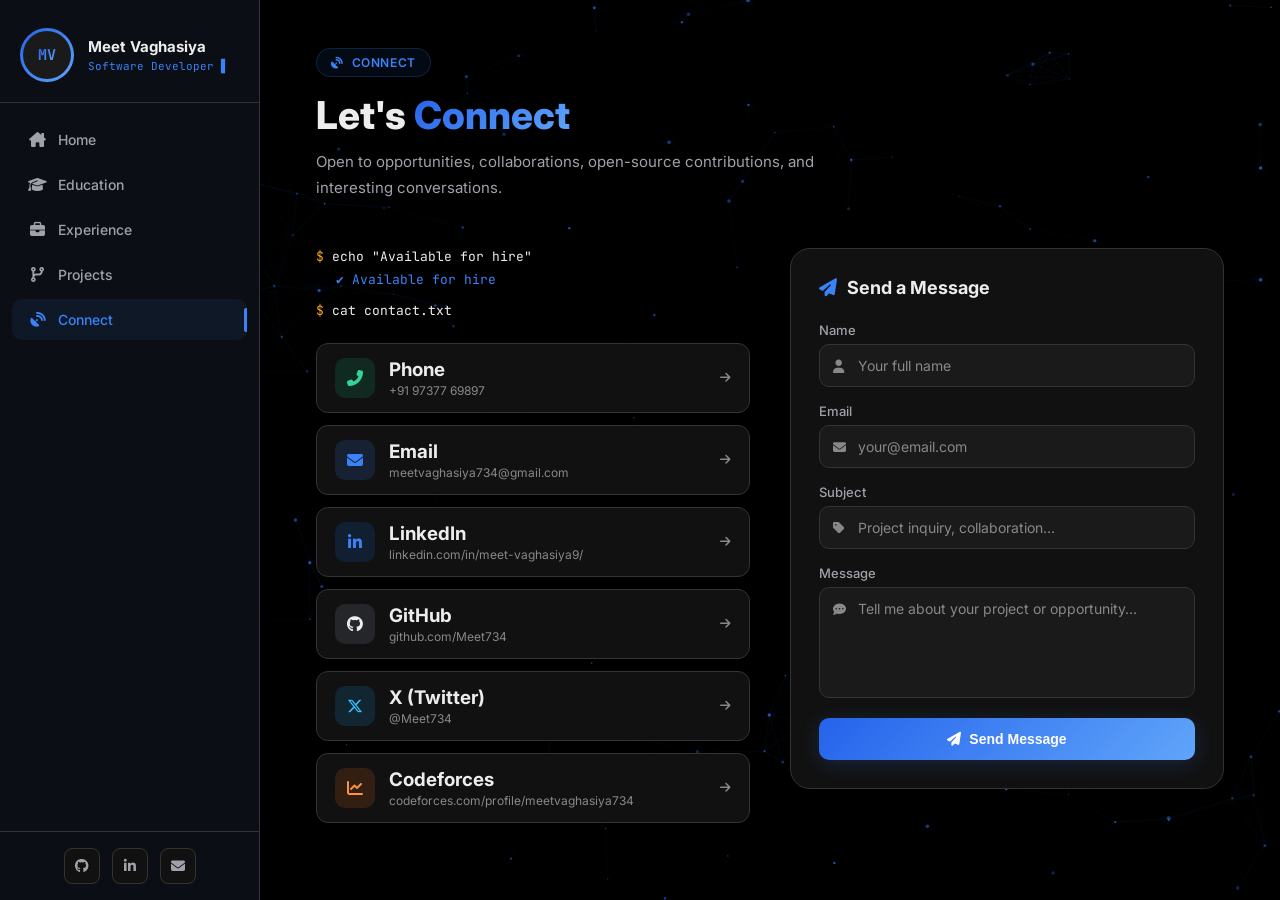
<file: contact.html>
<!DOCTYPE html>
<html lang="en">
<head>
  <meta charset="UTF-8" />
  <meta name="viewport" content="width=device-width, initial-scale=1.0" />
  <title>Connect | Portfolio</title>
  <meta name="description" content="Get in touch — phone, email, LinkedIn, GitHub and other social profiles." />
  <link href="https://fonts.googleapis.com/css2?family=JetBrains+Mono:wght@300;400;500;600;700&family=Inter:wght@300;400;500;600;700;800&display=swap" rel="stylesheet" />
  <link rel="stylesheet" href="https://cdnjs.cloudflare.com/ajax/libs/font-awesome/6.5.0/css/all.min.css" />
  <link rel="stylesheet" href="style.css" />
</head>
<body data-page="contact">
  <canvas id="bgCanvas"></canvas>
  <button class="hamburger" id="hamburger" aria-label="Toggle menu"><span></span><span></span><span></span></button>
  <div class="sidebar-overlay" id="sidebarOverlay"></div>

  <!-- SIDEBAR -->
  <aside class="sidebar" id="sidebar">
    <div class="sidebar-brand">
      <div class="avatar-ring">
        <div class="avatar"><span class="avatar-initials">MV</span></div>
      </div>
      <div class="brand-info">
        <h2 class="brand-name">Meet Vaghasiya</h2>
        <p class="brand-role">Software Developer <span class="cursor-blink">▋</span></p>
      </div>
    </div>
    <nav class="sidebar-nav">
      <a href="index.html"      class="nav-item" data-page="home">       <i class="fas fa-house-chimney nav-icon"></i><span>Home</span><div class="nav-indicator"></div></a>
      <a href="education.html"  class="nav-item" data-page="education">  <i class="fas fa-graduation-cap nav-icon"></i><span>Education</span><div class="nav-indicator"></div></a>
      <a href="experience.html" class="nav-item" data-page="experience"> <i class="fas fa-briefcase nav-icon"></i><span>Experience</span><div class="nav-indicator"></div></a>
      <a href="projects.html"   class="nav-item" data-page="projects">   <i class="fas fa-code-branch nav-icon"></i><span>Projects</span><div class="nav-indicator"></div></a>
      <a href="contact.html"    class="nav-item" data-page="contact">    <i class="fas fa-satellite-dish nav-icon"></i><span>Connect</span><div class="nav-indicator"></div></a>
    </nav>
    <div class="sidebar-footer">
      <div class="sf-icons">
        <a href="https://github.com/Meet734" target="_blank" class="sf-icon" title="GitHub"><i class="fab fa-github"></i></a>
        <a href="https://www.linkedin.com/in/meet-vaghasiya9/" target="_blank" class="sf-icon" title="LinkedIn"><i class="fab fa-linkedin-in"></i></a>
        <a href="mailto:meetvaghasiya734@gmail.com" class="sf-icon" title="Email"><i class="fas fa-envelope"></i></a>
      </div>
    </div>
  </aside>

  <!-- MAIN -->
  <main class="main-content">
    <div class="page-wrapper">

      <div class="section-header">
        <div class="section-badge"><i class="fas fa-satellite-dish"></i> Connect</div>
        <h1 class="section-title">Let's <span class="gradient-text">Connect</span></h1>
        <p class="section-subtitle">Open to opportunities, collaborations, open-source contributions, and interesting conversations.</p>
      </div>

      <div class="contact-container">

        <!-- Left: contact links -->
        <div class="contact-left">
          <div class="contact-intro">
            <div class="terminal-line">
              <span class="t-prompt">$</span>
              <span class="t-cmd">echo "Available for hire"</span>
            </div>
            <div class="terminal-output">✔ Available for hire</div>
            <div class="terminal-line">
              <span class="t-prompt">$</span>
              <span class="t-cmd">cat contact.txt</span>
            </div>
          </div>

          <div class="contact-cards">

            <a href="tel:+919737769897" class="contact-card">
              <div class="contact-card-icon phone"><i class="fas fa-phone-alt"></i></div>
              <div class="contact-card-info">
                <h3>Phone</h3>
                <p>+91 97377 69897</p>
              </div>
              <i class="fas fa-arrow-right contact-arrow"></i>
            </a>

            <a href="mailto:meetvaghasiya734@gmail.com" class="contact-card">
              <div class="contact-card-icon email"><i class="fas fa-envelope"></i></div>
              <div class="contact-card-info">
                <h3>Email</h3>
                <p>meetvaghasiya734@gmail.com</p>
              </div>
              <i class="fas fa-arrow-right contact-arrow"></i>
            </a>

            <a href="https://www.linkedin.com/in/meet-vaghasiya9/" target="_blank" rel="noopener" class="contact-card">
              <div class="contact-card-icon linkedin"><i class="fab fa-linkedin-in"></i></div>
              <div class="contact-card-info">
                <h3>LinkedIn</h3>
                <p>linkedin.com/in/meet-vaghasiya9/</p>
              </div>
              <i class="fas fa-arrow-right contact-arrow"></i>
            </a>

            <a href="https://github.com/Meet734" target="_blank" rel="noopener" class="contact-card">
              <div class="contact-card-icon github"><i class="fab fa-github"></i></div>
              <div class="contact-card-info">
                <h3>GitHub</h3>
                <p>github.com/Meet734</p>
              </div>
              <i class="fas fa-arrow-right contact-arrow"></i>
            </a>

            <a href="https://x.com/Meet734" target="_blank" rel="noopener" class="contact-card">
              <div class="contact-card-icon twitter"><i class="fab fa-x-twitter"></i></div>
              <div class="contact-card-info">
                <h3>X (Twitter)</h3>
                <p>@Meet734</p>
              </div>
              <i class="fas fa-arrow-right contact-arrow"></i>
            </a>

            <a href="https://codeforces.com/profile/meetvaghasiya734" target="_blank" rel="noopener" class="contact-card">
              <div class="contact-card-icon leetcode"><i class="fas fa-chart-line"></i></div>
              <div class="contact-card-info">
                <h3>Codeforces</h3>
                <p>codeforces.com/profile/meetvaghasiya734</p>
              </div>
              <i class="fas fa-arrow-right contact-arrow"></i>
            </a>



          </div>
        </div>

        <!-- Right: Message form -->
        <div class="contact-right">
          <div class="message-form-card">
            <h2 class="form-title"><i class="fas fa-paper-plane"></i> Send a Message</h2>
            <form class="contact-form" id="contactForm" action="https://api.web3forms.com/submit" method="POST">
              <input type="hidden" name="access_key" value="fc8a72fc-2e84-4660-9fc2-ab3e742af92b" />
              <input type="hidden" name="subject" value="Portfolio Contact: New Message" />
              <input type="hidden" name="redirect" value="false" />
              <div class="form-group">
                <label for="senderName">Name</label>
                <div class="input-wrap">
                  <i class="fas fa-user input-icon"></i>
                  <input type="text" id="senderName" name="name" placeholder="Your full name" required autocomplete="name" />
                </div>
              </div>
              <div class="form-group">
                <label for="senderEmail">Email</label>
                <div class="input-wrap">
                  <i class="fas fa-envelope input-icon"></i>
                  <input type="email" id="senderEmail" name="email" placeholder="your@email.com" required autocomplete="email" />
                </div>
              </div>
              <div class="form-group">
                <label for="senderSubject">Subject</label>
                <div class="input-wrap">
                  <i class="fas fa-tag input-icon"></i>
                  <input type="text" id="senderSubject" name="subject" placeholder="Project inquiry, collaboration…" required />
                </div>
              </div>
              <div class="form-group">
                <label for="senderMessage">Message</label>
                <div class="input-wrap textarea-wrap">
                  <i class="fas fa-comment-dots input-icon"></i>
                  <textarea id="senderMessage" name="message" rows="5" placeholder="Tell me about your project or opportunity…" required></textarea>
                </div>
              </div>
              <button type="submit" class="form-submit" id="formSubmitBtn">
                <i class="fas fa-paper-plane"></i>
                <span>Send Message</span>
              </button>
              <div class="form-success" id="formSuccess">
                <i class="fas fa-check-circle"></i> Message sent! I'll get back to you soon.
              </div>
            </form>
          </div>
        </div>

      </div><!-- /contact-container -->
    </div><!-- /page-wrapper -->
  </main>

  <script src="app.js"></script>
</body>
</html>
</file>
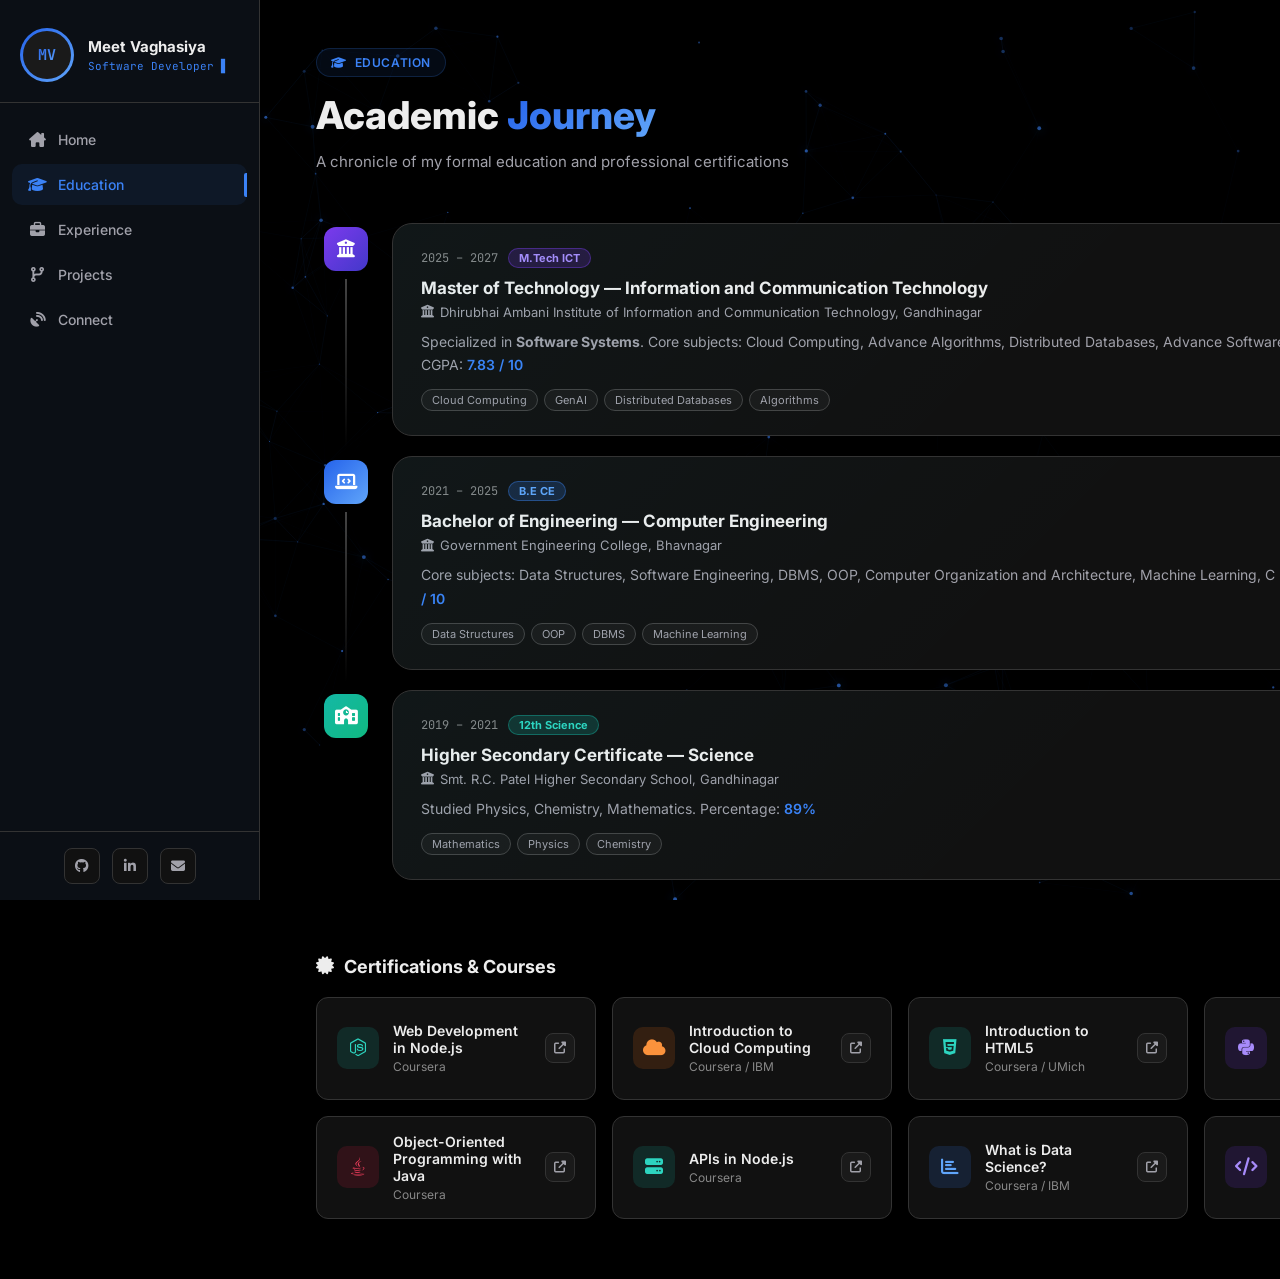
<file: education.html>
<!DOCTYPE html>
<html lang="en">

<head>
  <meta charset="UTF-8" />
  <meta name="viewport" content="width=device-width, initial-scale=1.0" />
  <title>Education | Portfolio</title>
  <meta name="description" content="My academic journey — M.Tech, B.E, HSC, SSC and certifications." />
  <link
    href="https://fonts.googleapis.com/css2?family=JetBrains+Mono:wght@300;400;500;600;700&family=Inter:wght@300;400;500;600;700;800&display=swap"
    rel="stylesheet" />
  <link rel="stylesheet" href="https://cdnjs.cloudflare.com/ajax/libs/font-awesome/6.5.0/css/all.min.css" />
  <link rel="stylesheet" href="style.css" />
</head>

<body data-page="education">
  <canvas id="bgCanvas"></canvas>
  <button class="hamburger" id="hamburger" aria-label="Toggle menu"><span></span><span></span><span></span></button>
  <div class="sidebar-overlay" id="sidebarOverlay"></div>

  <!-- SIDEBAR -->
  <aside class="sidebar" id="sidebar">
    <div class="sidebar-brand">
      <div class="avatar-ring">
        <div class="avatar"><span class="avatar-initials">MV</span></div>
      </div>
      <div class="brand-info">
        <h2 class="brand-name">Meet Vaghasiya</h2>
        <p class="brand-role">Software Developer <span class="cursor-blink">▋</span></p>
      </div>
    </div>
    <nav class="sidebar-nav">
      <a href="index.html" class="nav-item" data-page="home"> <i
          class="fas fa-house-chimney nav-icon"></i><span>Home</span>
        <div class="nav-indicator"></div>
      </a>
      <a href="education.html" class="nav-item" data-page="education"> <i
          class="fas fa-graduation-cap nav-icon"></i><span>Education</span>
        <div class="nav-indicator"></div>
      </a>
      <a href="experience.html" class="nav-item" data-page="experience"> <i
          class="fas fa-briefcase nav-icon"></i><span>Experience</span>
        <div class="nav-indicator"></div>
      </a>
      <a href="projects.html" class="nav-item" data-page="projects"> <i
          class="fas fa-code-branch nav-icon"></i><span>Projects</span>
        <div class="nav-indicator"></div>
      </a>
      <a href="contact.html" class="nav-item" data-page="contact"> <i
          class="fas fa-satellite-dish nav-icon"></i><span>Connect</span>
        <div class="nav-indicator"></div>
      </a>
    </nav>
    <div class="sidebar-footer">
      <div class="sf-icons">
        <a href="https://github.com/Meet734" target="_blank" class="sf-icon" title="GitHub"><i
            class="fab fa-github"></i></a>
        <a href="https://www.linkedin.com/in/meet-vaghasiya9/" target="_blank" class="sf-icon" title="LinkedIn"><i
            class="fab fa-linkedin-in"></i></a>
        <a href="mailto:meetvaghasiya734@gmail.com" class="sf-icon" title="Email"><i class="fas fa-envelope"></i></a>
      </div>
    </div>
  </aside>

  <!-- MAIN -->
  <main class="main-content">
    <div class="page-wrapper">

      <div class="section-header">
        <div class="section-badge"><i class="fas fa-graduation-cap"></i> Education</div>
        <h1 class="section-title">Academic <span class="gradient-text">Journey</span></h1>
        <p class="section-subtitle">A chronicle of my formal education and professional certifications</p>
      </div>

      <!-- Timeline -->
      <div class="edu-timeline">

        <!-- M.Tech -->
        <div class="edu-card">
          <div class="edu-card-left">
            <div class="edu-icon-wrap grad-purple"><i class="fas fa-university"></i></div>
            <div class="edu-connector"></div>
          </div>
          <div class="edu-card-body">
            <div class="edu-meta">
              <span class="edu-year">2025 – 2027</span>
              <span class="edu-badge">M.Tech ICT</span>
            </div>
            <h2 class="edu-degree">Master of Technology — Information and Communication Technology</h2>
            <p class="edu-institution"><i class="fas fa-building-columns"></i> Dhirubhai Ambani Institute of Information
              and Communication Technology, Gandhinagar</p>
            <p class="edu-desc">
              Specialized in <strong>Software Systems</strong>.
              Core subjects: Cloud Computing, Advance Algorithms, Distributed Databases, Advance Software Engineering,
              GenAI.
              CGPA: <span class="highlight">7.83 / 10</span>
            </p>
            <div class="edu-tags">
              <span class="tag">Cloud Computing</span>
              <span class="tag">GenAI</span>
              <span class="tag">Distributed Databases</span>
              <span class="tag">Algorithms</span>
            </div>
          </div>
        </div>

        <!-- B.E -->
        <div class="edu-card">
          <div class="edu-card-left">
            <div class="edu-icon-wrap grad-blue"><i class="fas fa-laptop-code"></i></div>
            <div class="edu-connector"></div>
          </div>
          <div class="edu-card-body">
            <div class="edu-meta">
              <span class="edu-year">2021 – 2025</span>
              <span class="edu-badge be">B.E CE</span>
            </div>
            <h2 class="edu-degree">Bachelor of Engineering — Computer Engineering</h2>
            <p class="edu-institution"><i class="fas fa-building-columns"></i> Government Engineering College, Bhavnagar
            </p>
            <p class="edu-desc">
              Core subjects: Data Structures, Software Engineering, DBMS, OOP, Computer Organization and Architecture,
              Machine Learning, C programming.
              CGPA: <span class="highlight">7.95 / 10</span>
            </p>
            <div class="edu-tags">
              <span class="tag">Data Structures</span>
              <span class="tag">OOP</span>
              <span class="tag">DBMS</span>
              <span class="tag">Machine Learning</span>
            </div>
          </div>
        </div>

        <!-- HSC -->
        <div class="edu-card">
          <div class="edu-card-left">
            <div class="edu-icon-wrap grad-teal"><i class="fas fa-school"></i></div>
          </div>
          <div class="edu-card-body">
            <div class="edu-meta">
              <span class="edu-year">2019 – 2021</span>
              <span class="edu-badge hsc">12th Science</span>
            </div>
            <h2 class="edu-degree">Higher Secondary Certificate — Science</h2>
            <p class="edu-institution"><i class="fas fa-building-columns"></i> Smt. R.C. Patel Higher Secondary School,
              Gandhinagar</p>
            <p class="edu-desc">
              Studied Physics, Chemistry, Mathematics.
              Percentage: <span class="highlight">89%</span>
            </p>
            <div class="edu-tags">
              <span class="tag">Mathematics</span>
              <span class="tag">Physics</span>
              <span class="tag">Chemistry</span>
            </div>
          </div>
        </div>
      </div>

      <!-- Certifications -->
      <div class="cert-section">
        <h3 class="cert-title"><i class="fas fa-certificate"></i> Certifications &amp; Courses</h3>
        <div class="cert-grid">
          <!-- Cert 1 -->
          <div class="cert-card">
            <div class="cert-icon web"><i class="fab fa-node-js"></i></div>
            <div class="cert-info">
              <h4>Web Development in Node.js</h4>
              <p>Coursera</p>
            </div>
            <a href="https://coursera.org/share/2db6fca5ee778c8a2e1720853bdc5efc" target="_blank" class="cert-link"
              title="View Certificate"><i class="fas fa-external-link-alt"></i></a>
          </div>
          <!-- Cert 2 -->
          <div class="cert-card">
            <div class="cert-icon java"><i class="fab fa-java"></i></div>
            <div class="cert-info">
              <h4>Object-Oriented Programming with Java</h4>
              <p>Coursera</p>
            </div>
            <a href="https://coursera.org/share/c735b3439cbee16ca04ce9395d958ac8" target="_blank" class="cert-link"
              title="View Certificate"><i class="fas fa-external-link-alt"></i></a>
          </div>
          <!-- Cert 3 -->
          <div class="cert-card">
            <div class="cert-icon aws"><i class="fas fa-cloud"></i></div>
            <div class="cert-info">
              <h4>Introduction to Cloud Computing</h4>
              <p>Coursera / IBM</p>
            </div>
            <a href="https://coursera.org/share/cab6f76af1bcc3d52dc5493ef38c9f60" target="_blank" class="cert-link"
              title="View Certificate"><i class="fas fa-external-link-alt"></i></a>
          </div>
          <!-- Cert 4 -->
          <div class="cert-card">
            <div class="cert-icon web"><i class="fas fa-server"></i></div>
            <div class="cert-info">
              <h4>APIs in Node.js</h4>
              <p>Coursera</p>
            </div>
            <a href="https://coursera.org/share/3e71e15fa5c31ab1f66e47cf2867d9b9" target="_blank" class="cert-link"
              title="View Certificate"><i class="fas fa-external-link-alt"></i></a>
          </div>
          <!-- Cert 5 -->
          <div class="cert-card">
            <div class="cert-icon web"><i class="fab fa-html5"></i></div>
            <div class="cert-info">
              <h4>Introduction to HTML5</h4>
              <p>Coursera / UMich</p>
            </div>
            <a href="https://coursera.org/share/63eed5de0bb92732e4a732277a276c71" target="_blank" class="cert-link"
              title="View Certificate"><i class="fas fa-external-link-alt"></i></a>
          </div>
          <!-- Cert 6 -->
          <div class="cert-card">
            <div class="cert-icon db"><i class="fas fa-chart-bar"></i></div>
            <div class="cert-info">
              <h4>What is Data Science?</h4>
              <p>Coursera / IBM</p>
            </div>
            <a href="https://coursera.org/share/c975903a924235278a9bb031e1e6f54c" target="_blank" class="cert-link"
              title="View Certificate"><i class="fas fa-external-link-alt"></i></a>
          </div>
          <!-- Cert 7 -->
          <div class="cert-card">
            <div class="cert-icon python"><i class="fab fa-python"></i></div>
            <div class="cert-info">
              <h4>Get Started with Python</h4>
              <p>Coursera / Google</p>
            </div>
            <a href="https://coursera.org/share/48cac04458cee80e4178353adfb5d984" target="_blank" class="cert-link"
              title="View Certificate"><i class="fas fa-external-link-alt"></i></a>
          </div>
          <!-- Cert 8 -->
          <div class="cert-card">
            <div class="cert-icon python"><i class="fas fa-code"></i></div>
            <div class="cert-info">
              <h4>C for Everyone, Part 1</h4>
              <p>Coursera / UCSC</p>
            </div>
            <a href="https://coursera.org/share/a94d6df74058737fb7e4384d51c6185b" target="_blank" class="cert-link"
              title="View Certificate"><i class="fas fa-external-link-alt"></i></a>
          </div>
        </div>
      </div>

    </div><!-- /page-wrapper -->
  </main>

  <script src="app.js"></script>
</body>

</html>
</file>
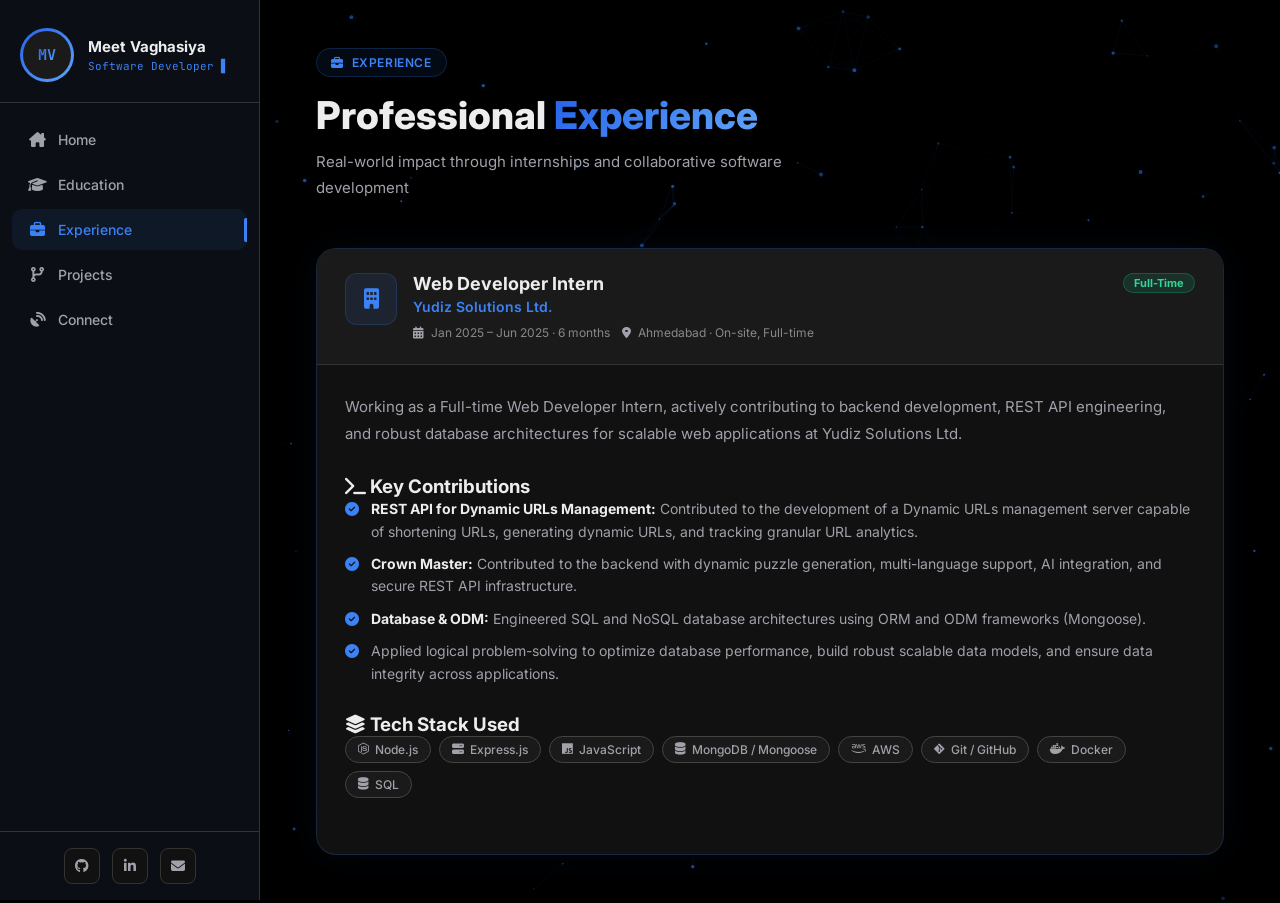
<file: experience.html>
<!DOCTYPE html>
<html lang="en">
<head>
  <meta charset="UTF-8" />
  <meta name="viewport" content="width=device-width, initial-scale=1.0" />
  <title>Experience | Portfolio</title>
  <meta name="description" content="My professional internship experience, contributions, and technical skills." />
  <link href="https://fonts.googleapis.com/css2?family=JetBrains+Mono:wght@300;400;500;600;700&family=Inter:wght@300;400;500;600;700;800&display=swap" rel="stylesheet" />
  <link rel="stylesheet" href="https://cdnjs.cloudflare.com/ajax/libs/font-awesome/6.5.0/css/all.min.css" />
  <link rel="stylesheet" href="style.css" />
</head>
<body data-page="experience">
  <canvas id="bgCanvas"></canvas>
  <button class="hamburger" id="hamburger" aria-label="Toggle menu"><span></span><span></span><span></span></button>
  <div class="sidebar-overlay" id="sidebarOverlay"></div>

  <!-- SIDEBAR -->
  <aside class="sidebar" id="sidebar">
    <div class="sidebar-brand">
      <div class="avatar-ring">
        <div class="avatar"><span class="avatar-initials">MV</span></div>
      </div>
      <div class="brand-info">
        <h2 class="brand-name">Meet Vaghasiya</h2>
        <p class="brand-role">Software Developer <span class="cursor-blink">▋</span></p>
      </div>
    </div>
    <nav class="sidebar-nav">
      <a href="index.html"      class="nav-item" data-page="home">       <i class="fas fa-house-chimney nav-icon"></i><span>Home</span><div class="nav-indicator"></div></a>
      <a href="education.html"  class="nav-item" data-page="education">  <i class="fas fa-graduation-cap nav-icon"></i><span>Education</span><div class="nav-indicator"></div></a>
      <a href="experience.html" class="nav-item" data-page="experience"> <i class="fas fa-briefcase nav-icon"></i><span>Experience</span><div class="nav-indicator"></div></a>
      <a href="projects.html"   class="nav-item" data-page="projects">   <i class="fas fa-code-branch nav-icon"></i><span>Projects</span><div class="nav-indicator"></div></a>
      <a href="contact.html"    class="nav-item" data-page="contact">    <i class="fas fa-satellite-dish nav-icon"></i><span>Connect</span><div class="nav-indicator"></div></a>
    </nav>
    <div class="sidebar-footer">
      <div class="sf-icons">
        <a href="https://github.com/Meet734" target="_blank" class="sf-icon" title="GitHub"><i class="fab fa-github"></i></a>
        <a href="https://www.linkedin.com/in/meet-vaghasiya9/" target="_blank" class="sf-icon" title="LinkedIn"><i class="fab fa-linkedin-in"></i></a>
        <a href="mailto:meetvaghasiya734@gmail.com" class="sf-icon" title="Email"><i class="fas fa-envelope"></i></a>
      </div>
    </div>
  </aside>

  <!-- MAIN -->
  <main class="main-content">
    <div class="page-wrapper">

      <div class="section-header">
        <div class="section-badge"><i class="fas fa-briefcase"></i> Experience</div>
        <h1 class="section-title">Professional <span class="gradient-text">Experience</span></h1>
        <p class="section-subtitle">Real-world impact through internships and collaborative software development</p>
      </div>

      <div class="exp-container">

        <!-- Internship Card -->
        <div class="exp-card featured">
          <div class="exp-card-header">
            <div class="exp-company-logo"><i class="fas fa-building"></i></div>
            <div class="exp-header-info">
              <h2 class="exp-role">Web Developer Intern</h2>
              <p class="exp-company">Yudiz Solutions Ltd.</p>
              <div class="exp-meta-row">
                <span><i class="fas fa-calendar-alt"></i> Jan 2025 – Jun 2025 · 6 months</span>
                <span><i class="fas fa-map-marker-alt"></i> Ahmedabad · On-site, Full-time</span>
              </div>
            </div>
            <div class="exp-type full-time">Full-Time</div>
          </div>
          <div class="exp-card-body">
            <p class="exp-summary">
              Working as a Full-time Web Developer Intern, actively contributing to backend development, REST API engineering, 
              and robust database architectures for scalable web applications at Yudiz Solutions Ltd.
            </p>

            <div class="exp-contributions">
              <h3><i class="fas fa-terminal"></i> Key Contributions</h3>
              <ul class="contribution-list">
                <li>
                  <span class="bullet-icon"><i class="fas fa-check-circle"></i></span>
                  <div class="contribution-text">
                    <strong>REST API for Dynamic URLs Management:</strong> Contributed to the development of a Dynamic URLs management server capable of shortening URLs, generating dynamic URLs, and tracking granular URL analytics.
                  </div>
                </li>
                <li>
                  <span class="bullet-icon"><i class="fas fa-check-circle"></i></span>
                  <div class="contribution-text">
                    <strong>Crown Master:</strong> Contributed to the backend with dynamic puzzle generation, multi-language support, AI integration, and secure REST API infrastructure.
                  </div>
                </li>
                <li>
                  <span class="bullet-icon"><i class="fas fa-check-circle"></i></span>
                  <div class="contribution-text">
                    <strong>Database &amp; ODM:</strong> Engineered SQL and NoSQL database architectures using ORM and ODM frameworks (Mongoose).
                  </div>
                </li>
                <li>
                  <span class="bullet-icon"><i class="fas fa-check-circle"></i></span>
                  <div class="contribution-text">
                    Applied logical problem-solving to optimize database performance, build robust scalable data models, and ensure data integrity across applications.
                  </div>
                </li>
              </ul>
            </div>

            <div class="exp-tech-stack">
              <h3><i class="fas fa-layer-group"></i> Tech Stack Used</h3>
              <div class="tech-pills">
                <span class="tech-pill"><i class="fab fa-node-js"></i> Node.js</span>
                <span class="tech-pill"><i class="fas fa-server"></i> Express.js</span>
                <span class="tech-pill"><i class="fab fa-js"></i> JavaScript</span>
                <span class="tech-pill"><i class="fas fa-database"></i> MongoDB / Mongoose</span>
                <span class="tech-pill"><i class="fab fa-aws"></i> AWS</span>
                <span class="tech-pill"><i class="fab fa-git-alt"></i> Git / GitHub</span>
                <span class="tech-pill"><i class="fab fa-docker"></i> Docker</span>
                <span class="tech-pill"><i class="fas fa-database"></i> SQL</span>
              </div>
            </div>
          </div>
        </div>



      </div><!-- /exp-container -->
    </div><!-- /page-wrapper -->
  </main>

  <script src="app.js"></script>
</body>
</html>
</file>
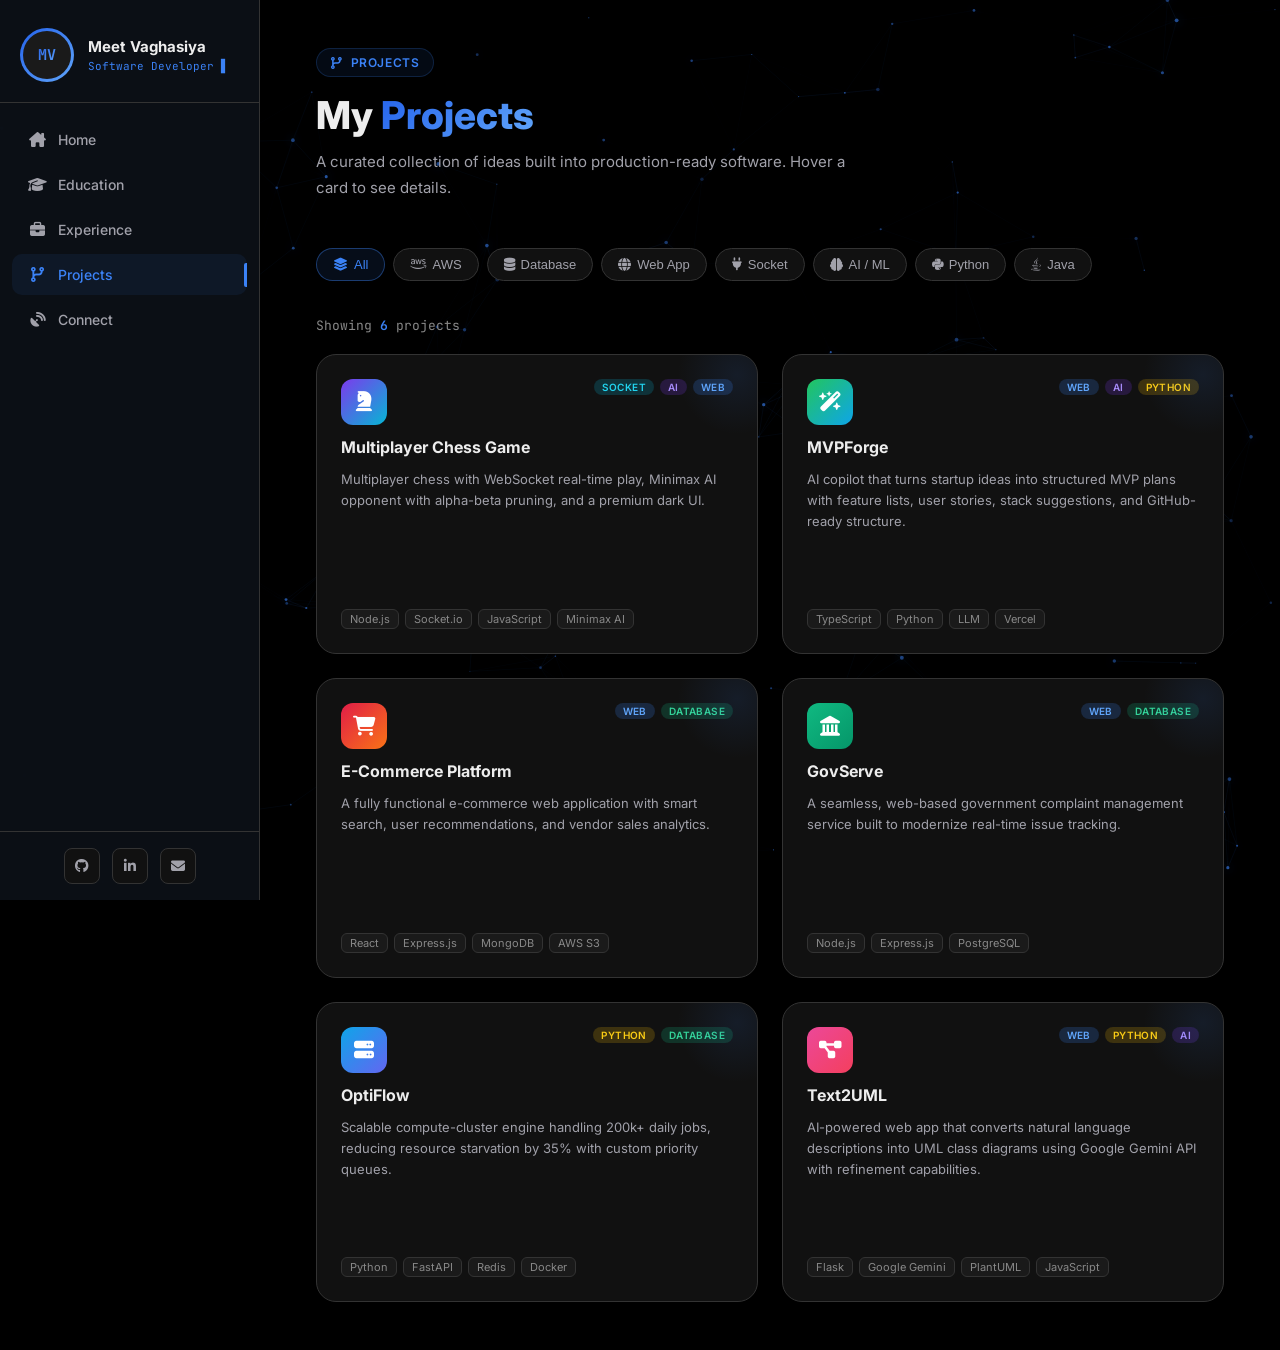
<file: projects.html>
<!DOCTYPE html>
<html lang="en">
<head>
  <meta charset="UTF-8" />
  <meta name="viewport" content="width=device-width, initial-scale=1.0" />
  <title>Projects | Portfolio</title>
  <meta name="description" content="All my software projects — AWS, Web, AI/ML, Database, Socket and more." />
  <link href="https://fonts.googleapis.com/css2?family=JetBrains+Mono:wght@300;400;500;600;700&family=Inter:wght@300;400;500;600;700;800&display=swap" rel="stylesheet" />
  <link rel="stylesheet" href="https://cdnjs.cloudflare.com/ajax/libs/font-awesome/6.5.0/css/all.min.css" />
  <link rel="stylesheet" href="style.css" />
</head>
<body data-page="projects">
  <canvas id="bgCanvas"></canvas>
  <button class="hamburger" id="hamburger" aria-label="Toggle menu"><span></span><span></span><span></span></button>
  <div class="sidebar-overlay" id="sidebarOverlay"></div>

  <!-- SIDEBAR -->
  <aside class="sidebar" id="sidebar">
    <div class="sidebar-brand">
      <div class="avatar-ring">
        <div class="avatar"><span class="avatar-initials">MV</span></div>
      </div>
      <div class="brand-info">
        <h2 class="brand-name">Meet Vaghasiya</h2>
        <p class="brand-role">Software Developer <span class="cursor-blink">▋</span></p>
      </div>
    </div>
    <nav class="sidebar-nav">
      <a href="index.html"      class="nav-item" data-page="home">       <i class="fas fa-house-chimney nav-icon"></i><span>Home</span><div class="nav-indicator"></div></a>
      <a href="education.html"  class="nav-item" data-page="education">  <i class="fas fa-graduation-cap nav-icon"></i><span>Education</span><div class="nav-indicator"></div></a>
      <a href="experience.html" class="nav-item" data-page="experience"> <i class="fas fa-briefcase nav-icon"></i><span>Experience</span><div class="nav-indicator"></div></a>
      <a href="projects.html"   class="nav-item" data-page="projects">   <i class="fas fa-code-branch nav-icon"></i><span>Projects</span><div class="nav-indicator"></div></a>
      <a href="contact.html"    class="nav-item" data-page="contact">    <i class="fas fa-satellite-dish nav-icon"></i><span>Connect</span><div class="nav-indicator"></div></a>
    </nav>
    <div class="sidebar-footer">
      <div class="sf-icons">
        <a href="https://github.com/Meet734" target="_blank" class="sf-icon" title="GitHub"><i class="fab fa-github"></i></a>
        <a href="https://www.linkedin.com/in/meet-vaghasiya9/" target="_blank" class="sf-icon" title="LinkedIn"><i class="fab fa-linkedin-in"></i></a>
        <a href="mailto:meetvaghasiya734@gmail.com" class="sf-icon" title="Email"><i class="fas fa-envelope"></i></a>
      </div>
    </div>
  </aside>

  <!-- MAIN -->
  <main class="main-content">
    <div class="page-wrapper">

      <div class="section-header">
        <div class="section-badge"><i class="fas fa-code-branch"></i> Projects</div>
        <h1 class="section-title">My <span class="gradient-text">Projects</span></h1>
        <p class="section-subtitle">A curated collection of ideas built into production-ready software. Hover a card to see details.</p>
      </div>

      <!-- Filter Bar -->
      <div class="filter-bar" role="group" aria-label="Filter projects by technology">
        <button class="filter-btn active" data-filter="all"><i class="fas fa-layer-group"></i> All</button>
        <button class="filter-btn" data-filter="aws"><i class="fab fa-aws"></i> AWS</button>
        <button class="filter-btn" data-filter="database"><i class="fas fa-database"></i> Database</button>
        <button class="filter-btn" data-filter="web"><i class="fas fa-globe"></i> Web App</button>
        <button class="filter-btn" data-filter="socket"><i class="fas fa-plug"></i> Socket</button>
        <button class="filter-btn" data-filter="ai"><i class="fas fa-brain"></i> AI / ML</button>
        <button class="filter-btn" data-filter="python"><i class="fab fa-python"></i> Python</button>
        <button class="filter-btn" data-filter="java"><i class="fab fa-java"></i> Java</button>
      </div>

      <p class="projects-count">Showing <span id="projectCount">6</span> projects</p>

      <!-- Projects Grid -->
      <div class="projects-grid" id="projectsGrid">

        <div class="project-card" data-tags="socket,ai,web">
          <div class="project-card-inner">
            <div class="project-card-front">
              <div class="project-glow"></div>
              <div class="project-header">
                <div class="project-icon-wrap" style="background:linear-gradient(135deg,#7c3aed,#06b6d4)">
                  <i class="fas fa-chess-knight"></i>
                </div>
                <div class="project-tag-chips">
                  <span class="chip sock">Socket</span>
                  <span class="chip ai">AI</span>
                  <span class="chip web">Web</span>
                </div>
              </div>
              <h2 class="project-name">Multiplayer Chess Game</h2>
              <p class="project-short">Multiplayer chess with WebSocket real-time play, Minimax AI opponent with alpha-beta pruning, and a premium dark UI.</p>
              <div class="project-tech-row">
                <span class="ptag">Node.js</span>
                <span class="ptag">Socket.io</span>
                <span class="ptag">JavaScript</span>
                <span class="ptag">Minimax AI</span>
              </div>
            </div>
            <div class="project-card-back">
              <h4><i class="fas fa-info-circle"></i> About</h4>
              <p>Full-featured chess app with local, online multiplayer (WebSockets room-based), and AI modes. Minimax + alpha-beta pruning at configurable depth levels. Premium dark-themed UI with smooth move animations.</p>
              <div class="project-links">
                <a href="https://github.com/Meet734/Chess" class="plink github" target="_blank"><i class="fab fa-github"></i> GitHub</a>
                <a href="https://chess-tpq6.onrender.com/" class="plink live" target="_blank"><i class="fas fa-arrow-up-right-from-square"></i> Live</a>
              </div>
            </div>
          </div>
        </div>

        <!-- MVPForge -->
        <div class="project-card" data-tags="web,ai,python">
          <div class="project-card-inner">
            <div class="project-card-front">
              <div class="project-glow"></div>
              <div class="project-header">
                <div class="project-icon-wrap" style="background:linear-gradient(135deg,#22c55e,#0ea5e9)">
                  <i class="fas fa-wand-magic-sparkles"></i>
                </div>
                <div class="project-tag-chips">
                  <span class="chip web">Web</span>
                  <span class="chip ai">AI</span>
                  <span class="chip py">Python</span>
                </div>
              </div>
              <h2 class="project-name">MVPForge</h2>
              <p class="project-short">AI copilot that turns startup ideas into structured MVP plans with feature lists, user stories, stack suggestions, and GitHub-ready structure.</p>
              <div class="project-tech-row">
                <span class="ptag">TypeScript</span>
                <span class="ptag">Python</span>
                <span class="ptag">LLM</span>
                <span class="ptag">Vercel</span>
              </div>
            </div>
            <div class="project-card-back">
              <h4><i class="fas fa-info-circle"></i> About</h4>
              <p>Generative AI-powered product planning tool that converts plain-English ideas into MVP blueprints. Includes feature lists, user stories, tech stack recommendations, UI mockup suggestions, and a bootstrapped project structure.</p>
              <div class="project-links">
                <a href="https://github.com/Meet734/mvpforge" class="plink github" target="_blank"><i class="fab fa-github"></i> GitHub</a>
                <a href="https://mvpforge2.vercel.app/" class="plink live" target="_blank"><i class="fas fa-arrow-up-right-from-square"></i> Live</a>
              </div>
            </div>
          </div>
        </div>

        <!-- E-Commerce -->
        <div class="project-card" data-tags="web,database">
          <div class="project-card-inner">
            <div class="project-card-front">
              <div class="project-glow"></div>
              <div class="project-header">
                <div class="project-icon-wrap" style="background:linear-gradient(135deg,#e11d48,#f97316)">
                  <i class="fas fa-shopping-cart"></i>
                </div>
                <div class="project-tag-chips">
                  <span class="chip web">Web</span>
                  <span class="chip db">Database</span>
                </div>
              </div>
              <h2 class="project-name">E-Commerce Platform</h2>
              <p class="project-short">A fully functional e-commerce web application with smart search, user recommendations, and vendor sales analytics.</p>
              <div class="project-tech-row">
                <span class="ptag">React</span>
                <span class="ptag">Express.js</span>
                <span class="ptag">MongoDB</span>
                <span class="ptag">AWS S3</span>
              </div>
            </div>
            <div class="project-card-back">
              <h4><i class="fas fa-info-circle"></i> About</h4>
              <p>A full functional web application focused on user authorization, item purchasing, vendor functionalities, and robust cart execution. Features a smart search tool with suggestions, user-specific product recommendations, and detailed sales analytics tools for vendors.</p>
              <div class="project-links">
                <a href="#" class="plink github" target="_blank"><i class="fab fa-github"></i> GitHub</a>
              </div>
            </div>
          </div>
        </div>

        <!-- GovServe -->
        <div class="project-card" data-tags="web,database">
          <div class="project-card-inner">
            <div class="project-card-front">
              <div class="project-glow"></div>
              <div class="project-header">
                <div class="project-icon-wrap" style="background:linear-gradient(135deg,#10b981,#059669)">
                  <i class="fas fa-landmark"></i>
                </div>
                <div class="project-tag-chips">
                  <span class="chip web">Web</span>
                  <span class="chip db">Database</span>
                </div>
              </div>
              <h2 class="project-name">GovServe</h2>
              <p class="project-short">A seamless, web-based government complaint management service built to modernize real-time issue tracking.</p>
              <div class="project-tech-row">
                <span class="ptag">Node.js</span>
                <span class="ptag">Express.js</span>
                <span class="ptag">PostgreSQL</span>
              </div>
            </div>
            <div class="project-card-back">
              <h4><i class="fas fa-info-circle"></i> About</h4>
              <p>A web-based government complaint management system architected with robust relational databases to track, manage, and scale real-time user-reported issues. Implements event-driven communication and secure authorization schemas.</p>
              <div class="project-links">
                <a href="#" class="plink github" target="_blank"><i class="fab fa-github"></i> GitHub</a>
              </div>
            </div>
          </div>
        </div>

        <!-- OptiFlow -->
        <div class="project-card" data-tags="python,database">
          <div class="project-card-inner">
            <div class="project-card-front">
              <div class="project-glow"></div>
              <div class="project-header">
                <div class="project-icon-wrap" style="background:linear-gradient(135deg,#0ea5e9,#6366f1)">
                  <i class="fas fa-server"></i>
                </div>
                <div class="project-tag-chips">
                  <span class="chip py">Python</span>
                  <span class="chip db">Database</span>
                </div>
              </div>
              <h2 class="project-name">OptiFlow</h2>
              <p class="project-short">Scalable compute-cluster engine handling 200k+ daily jobs, reducing resource starvation by 35% with custom priority queues.</p>
              <div class="project-tech-row">
                <span class="ptag">Python</span>
                <span class="ptag">FastAPI</span>
                <span class="ptag">Redis</span>
                <span class="ptag">Docker</span>
              </div>
            </div>
            <div class="project-card-back">
              <h4><i class="fas fa-info-circle"></i> About</h4>
              <p>Scalable compute-cluster engine engineered to process 200k+ daily jobs. Reduced resource starvation by 35% using weighted priority queues and intelligent, algorithmic custom load balancing. Deployed via Docker and orchestrated with PyTest integrity.</p>
              <div class="project-links">
                <a href="#" class="plink github" target="_blank"><i class="fab fa-github"></i> GitHub</a>
              </div>
            </div>
          </div>
        </div>

        <!-- Text2UML -->
        <div class="project-card" data-tags="web,python,ai">
          <div class="project-card-inner">
            <div class="project-card-front">
              <div class="project-glow"></div>
              <div class="project-header">
                <div class="project-icon-wrap" style="background:linear-gradient(135deg,#ec4899,#f43f5e)">
                  <i class="fas fa-diagram-project"></i>
                </div>
                <div class="project-tag-chips">
                  <span class="chip web">Web</span>
                  <span class="chip py">Python</span>
                  <span class="chip ai">AI</span>
                </div>
              </div>
              <h2 class="project-name">Text2UML</h2>
              <p class="project-short">AI-powered web app that converts natural language descriptions into UML class diagrams using Google Gemini API with refinement capabilities.</p>
              <div class="project-tech-row">
                <span class="ptag">Flask</span>
                <span class="ptag">Google Gemini</span>
                <span class="ptag">PlantUML</span>
                <span class="ptag">JavaScript</span>
              </div>
            </div>
            <div class="project-card-back">
              <h4><i class="fas fa-info-circle"></i> About</h4>
              <p>Interactive web application that leverages Google Gemini API to intelligently translate natural language descriptions into structured UML class diagrams. Features real-time diagram generation with refinement capabilities, PlantUML syntax validation, generation history tracking, and SVG export functionality. Fully responsive UI with live rendering and user feedback integration.</p>
              <div class="project-links">
                <a href="https://github.com/Meet734/text2UML" class="plink github" target="_blank"><i class="fab fa-github"></i> GitHub</a>
              </div>
            </div>
          </div>
        </div>

      </div><!-- /projects-grid -->

      <div class="projects-empty" id="projectsEmpty" style="display:none;">
        <i class="fas fa-folder-open"></i>
        <p>No projects match this filter.</p>
      </div>

    </div><!-- /page-wrapper -->
  </main>

  <script src="app.js"></script>
</body>
</html>
</file>
<file: style.css>
/* =============================================
   PORTFOLIO — MASTER STYLESHEET
   Theme: Dark Terminal / Developer
============================================= */

/* ---------- RESET & ROOT ---------- */
*, *::before, *::after { box-sizing: border-box; margin: 0; padding: 0; }

:root {
  --sidebar-w: 260px;
  --bg:        #000000;
  --surface:   #0a0a0a;
  --surface2:  #111111;
  --surface3:  #1a1a1a;
  --border:    #333333;
  --border2:   #444444;
  --accent:    #3b82f6;
  --accent2:   #3b82f6;
  --accent3:   #f5a623;
  --text:      #ededed;
  --muted:     #888888;
  --muted2:    #a1a1aa;
  --grad:      linear-gradient(135deg, #2563eb 0%, #60a5fa 100%);
  --grad-warm: linear-gradient(135deg, #f5a623, #f81ce5);
  --radius:    12px;
  --radius-lg: 20px;
  --shadow:    0 8px 32px rgba(0,0,0,.45);
  --shadow-lg: 0 20px 60px rgba(0,0,0,.6);
  --transition: .25s cubic-bezier(.4,0,.2,1);
}

html { scroll-behavior: smooth; }

body {
  font-family: 'Inter', sans-serif;
  background: var(--bg);
  color: var(--text);
  min-height: 100vh;
  display: flex;
  overflow-x: hidden;
}

a { text-decoration: none; color: inherit; }

/* ---------- SCROLLBAR ---------- */
::-webkit-scrollbar { width: 6px; }
::-webkit-scrollbar-track { background: var(--surface); }
::-webkit-scrollbar-thumb { background: var(--border2); border-radius: 3px; }
::-webkit-scrollbar-thumb:hover { background: var(--accent); }

/* ---------- BACKGROUND CANVAS ---------- */
#bgCanvas {
  position: fixed; inset: 0; z-index: 0;
  pointer-events: none; opacity: .8;
}

/* ---------- SIDEBAR ---------- */
.sidebar {
  position: fixed; left: 0; top: 0;
  width: var(--sidebar-w); height: 100vh;
  background: rgba(13,17,23,.92);
  backdrop-filter: blur(20px);
  border-right: 1px solid var(--border);
  display: flex; flex-direction: column;
  z-index: 100;
  transition: transform var(--transition);
}

.sidebar-brand {
  padding: 28px 20px 20px;
  border-bottom: 1px solid var(--border);
  display: flex; align-items: center; gap: 14px;
}
.avatar-ring {
  padding: 3px;
  background: var(--grad);
  border-radius: 50%;
  flex-shrink: 0;
}
.avatar {
  width: 48px; height: 48px;
  background: var(--surface3);
  border-radius: 50%;
  display: flex; align-items: center; justify-content: center;
}
.avatar-initials {
  font-family: 'JetBrains Mono', monospace;
  font-size: 15px; font-weight: 700;
  background: var(--grad); -webkit-background-clip: text; background-clip: text; -webkit-text-fill-color: transparent;
}
.brand-name {
  font-size: 15px; font-weight: 700; color: var(--text);
  line-height: 1.2;
}
.brand-role {
  font-family: 'JetBrains Mono', monospace;
  font-size: 11px; color: var(--accent);
  margin-top: 3px;
}
.cursor-blink { animation: blink 1s step-end infinite; }
@keyframes blink { 50% { opacity: 0; } }

.sidebar-nav {
  flex: 1; padding: 16px 12px;
  display: flex; flex-direction: column; gap: 4px;
  overflow-y: auto;
}
.nav-item {
  display: flex; align-items: center; gap: 12px;
  padding: 12px 16px; border-radius: 10px;
  font-size: 14px; font-weight: 500; color: var(--muted2);
  position: relative; cursor: pointer;
  transition: all var(--transition);
}
.nav-item:hover { color: var(--text); background: var(--surface2); }
.nav-item.active {
  color: var(--accent); background: rgba(59,130,246,.08);
}
.nav-item.active .nav-indicator {
  position: absolute; right: 0; top: 50%;
  transform: translateY(-50%);
  width: 3px; height: 24px;
  background: var(--accent); border-radius: 2px 0 0 2px;
}
.nav-icon { width: 18px; text-align: center; font-size: 15px; flex-shrink: 0; }

.sidebar-footer {
  padding: 16px 20px; border-top: 1px solid var(--border);
  display: flex; flex-direction: column; gap: 12px; align-items: center;
}
.sf-icons {
  display: flex; gap: 12px; justify-content: center;
}
.sf-icon {
  width: 36px; height: 36px; border-radius: 8px;
  background: var(--surface2); border: 1px solid var(--border);
  display: flex; align-items: center; justify-content: center;
  color: var(--muted2); font-size: 14px;
  transition: all var(--transition);
}
.sf-icon:hover { color: var(--accent); border-color: var(--accent); transform: translateY(-2px); }

.visitor-count {
  display: inline-flex; align-items: center; gap: 8px;
  padding: 6px 10px; border-radius: 10px;
  background: var(--surface2); border: 1px solid var(--border);
  color: var(--muted2); font-size: 12px;
  font-family: 'JetBrains Mono', monospace;
}
.visitor-count i { color: var(--accent); font-size: 12px; }
.visitor-number { color: var(--text); font-weight: 600; }

/* ---------- HAMBURGER (mobile) ---------- */
.hamburger {
  display: none; position: fixed; top: 16px; left: 16px; z-index: 200;
  background: var(--surface2); border: 1px solid var(--border);
  border-radius: 8px; padding: 10px; cursor: pointer; flex-direction: column; gap: 5px;
}
.hamburger span {
  display: block; width: 20px; height: 2px;
  background: var(--text); border-radius: 2px;
  transition: all var(--transition);
}
.hamburger.open span:nth-child(1) { transform: rotate(45deg) translate(5px,5px); }
.hamburger.open span:nth-child(2) { opacity: 0; }
.hamburger.open span:nth-child(3) { transform: rotate(-45deg) translate(5px,-5px); }

.sidebar-overlay {
  display: none; position: fixed; inset: 0; z-index: 99;
  background: rgba(0,0,0,.6); backdrop-filter: blur(4px);
}

/* ---------- MAIN CONTENT ---------- */
.main-content {
  margin-left: var(--sidebar-w);
  flex: 1; min-height: 100vh;
  position: relative; z-index: 1;
  padding: 0;
}

/* =============================================
   HOME PAGE
============================================= */
.home-container {
  min-height: 100vh;
  display: grid; grid-template-columns: 1fr 1fr;
  align-items: center; gap: 48px;
  padding: 60px 56px;
}

.terminal-badge {
  display: inline-flex; align-items: center; gap: 8px;
  background: var(--surface2); border: 1px solid var(--border);
  border-radius: 8px; padding: 8px 14px; margin-bottom: 24px;
  font-family: 'JetBrains Mono', monospace; font-size: 13px;
}
.t-dot { width: 10px; height: 10px; border-radius: 50%; display: inline-block; margin-right: 2px; }
.t-dot.red    { background: #ff5f57; }
.t-dot.yellow { background: #ffbd2e; }
.t-dot.green  { background: #28ca41; }
.t-prompt { color: var(--accent3); }
.t-cmd    { color: var(--text); }

.home-title {
  font-size: clamp(2rem, 4vw, 3.4rem);
  font-weight: 800; line-height: 1.1;
  margin-bottom: 16px;
}
.gradient-text {
  background: var(--grad); -webkit-background-clip: text; background-clip: text; -webkit-text-fill-color: transparent;
}

.typewriter-wrapper {
  font-size: clamp(1rem, 2vw, 1.3rem);
  font-family: 'JetBrains Mono', monospace;
  color: var(--muted2); margin-bottom: 24px; min-height: 2em;
}
.tw-prefix { color: var(--muted); }
.tw-text   { color: var(--accent); }
.tw-cursor {
  color: var(--accent); 
  animation: blink 1s step-end infinite;
}

.home-bio {
  font-size: 15px; color: var(--muted2); line-height: 1.8;
  max-width: 520px; margin-bottom: 32px;
}

.home-actions { display: flex; gap: 12px; flex-wrap: wrap; margin-bottom: 40px; }

.btn-primary, .btn-secondary, .btn-ghost {
  display: inline-flex; align-items: center; gap: 8px;
  padding: 12px 24px; border-radius: 10px;
  font-size: 14px; font-weight: 600;
  transition: all var(--transition); cursor: pointer; border: none;
}
.btn-primary {
  background: var(--grad); color: #fff;
  box-shadow: 0 4px 20px rgba(59,130,246,.25);
}
.btn-primary:hover { transform: translateY(-2px); box-shadow: 0 8px 30px rgba(59,130,246,.4); }
.btn-secondary {
  background: transparent; border: 1px solid var(--border2); color: var(--text);
}
.btn-secondary:hover { border-color: var(--accent); color: var(--accent); transform: translateY(-2px); }
.btn-ghost {
  background: transparent; border: 1px dashed var(--border2); color: var(--muted2);
}
.btn-ghost:hover { border-color: var(--accent2); color: var(--accent2); transform: translateY(-2px); }

.home-stats {
  display: flex; gap: 20px; flex-wrap: wrap; margin-top: 12px;
}
.stat-card {
  flex: 1; min-width: 200px;
  background: rgba(255, 255, 255, 0.03);
  backdrop-filter: blur(12px); -webkit-backdrop-filter: blur(12px);
  border: 1px solid rgba(255, 255, 255, 0.08);
  border-radius: 16px; padding: 22px;
  transition: all 0.4s cubic-bezier(0.4, 0, 0.2, 1);
  display: flex; flex-direction: column; gap: 14px;
  position: relative; overflow: hidden;
}
.stat-card::before {
  content: ''; position: absolute; inset: 0;
  background: radial-gradient(circle at top left, rgba(59, 130, 246, 0.15), transparent 70%);
  opacity: 0; transition: opacity 0.4s;
}
.stat-card:hover {
  transform: translateY(-8px);
  border-color: rgba(59, 130, 246, 0.4);
  box-shadow: 0 20px 40px rgba(0, 0, 0, 0.5), 0 0 20px rgba(59, 130, 246, 0.1);
}
.stat-card:hover::before { opacity: 1; }

.stat-header {
  display: flex; align-items: center; justify-content: space-between;
  font-size: 18px; color: var(--accent);
}
.stat-ok {
  font-family: 'JetBrains Mono', monospace;
  font-size: 8px; font-weight: 800; color: #60a5fa;
  background: rgba(59, 130, 246, 0.1); padding: 3px 8px; border-radius: 4px;
  letter-spacing: 0.1em;
}
.stat-main { display: flex; flex-direction: column; gap: 6px; }
.pillar-title {
  font-size: 18px; font-weight: 700; color: var(--text);
  letter-spacing: -0.3px;
}
.stat-label {
  font-size: 13px; font-weight: 400; color: var(--muted2);
  line-height: 1.5;
}

/* --- Code Card --- */
.home-right { position: relative; display: flex; flex-direction: column; align-items: center; gap: 32px; }

.code-card {
  background: var(--surface2); border: 1px solid var(--border);
  border-radius: var(--radius-lg);
  box-shadow: var(--shadow-lg), 0 0 60px rgba(59,130,246,.06);
  overflow: hidden; width: 100%; max-width: 400px;
  animation: floatY 4s ease-in-out infinite;
}
@keyframes floatY { 0%,100% { transform: translateY(0); } 50% { transform: translateY(-12px); } }

.code-card-header {
  padding: 12px 16px; background: var(--surface3);
  display: flex; align-items: center; gap: 6px;
  border-bottom: 1px solid var(--border);
}
.dot { width: 12px; height: 12px; border-radius: 50%; }
.dot.red    { background: #ff5f57; }
.dot.yellow { background: #ffbd2e; }
.dot.green  { background: #28ca41; }
.code-filename {
  margin-left: auto; font-family: 'JetBrains Mono', monospace;
  font-size: 12px; color: var(--muted);
}
.code-body {
  padding: 20px; font-family: 'JetBrains Mono', monospace;
  font-size: 13px; line-height: 1.8; overflow-x: auto;
}
.c-brace { color: #e2e8f0; }
.c-key   { color: #93c5fd; }
.c-colon { color: #94a3b8; }
.c-str   { color: #86efac; }
.c-bool  { color: #f97316; }
.c-comma { color: #94a3b8; }

/* --- Orbit --- */
.orbit-container {
  position: relative; width: 200px; height: 200px;
  display: flex; align-items: center; justify-content: center;
}
.orbit-ring {
  position: absolute; inset: 0; border-radius: 50%;
  border: 1px dashed var(--border2);
  animation: spin 120s linear infinite;
}
@keyframes spin { to { transform: rotate(360deg); } }

.orbit-item {
  position: absolute; width: 40px; height: 40px;
  background: var(--surface2); border: 1px solid var(--border);
  border-radius: 50%; display: flex; align-items: center; justify-content: center;
  font-size: 16px; color: var(--accent);
  top: 50%; left: 50%;
  transform:
    translate(-50%, -50%)
    rotate(calc(var(--i) * 60deg))
    translateY(-90px)
    rotate(calc(var(--i) * -60deg));
  animation: orbit 120s linear infinite;
  animation-delay: calc(var(--i) * -20s);
  transition: all var(--transition);
}
.orbit-item:hover { transform: scale(1.3); color: #fff; background: var(--accent2); }
@keyframes orbit {
  from { transform: translate(-50%,-50%) rotate(calc(var(--i)*60deg))   translateY(-90px) rotate(calc(var(--i)*-60deg)); }
  to   { transform: translate(-50%,-50%) rotate(calc(var(--i)*60deg + 360deg)) translateY(-90px) rotate(calc(var(--i)*-60deg - 360deg)); }
}

/* =============================================
   SHARED PAGE LAYOUT (all inner pages)
============================================= */
.page-wrapper {
  padding: 48px 56px;
  min-height: 100vh;
  animation: pageIn .4s ease;
}
@keyframes pageIn {
  from { opacity: 0; transform: translateY(18px); }
  to   { opacity: 1; transform: translateY(0); }
}

.section-header { margin-bottom: 48px; }
.section-badge {
  display: inline-flex; align-items: center; gap: 8px;
  background: rgba(59,130,246,.08); border: 1px solid rgba(59,130,246,.2);
  color: var(--accent); border-radius: 20px; padding: 6px 14px;
  font-size: 12px; font-weight: 600; letter-spacing: .05em;
  text-transform: uppercase; margin-bottom: 16px;
}
.section-title {
  font-size: clamp(1.8rem, 3vw, 2.6rem);
  font-weight: 800; line-height: 1.15; margin-bottom: 12px;
}
.section-subtitle { font-size: 15px; color: var(--muted2); max-width: 560px; line-height: 1.7; }

/* highlight / tag shared */
.highlight { color: var(--accent); font-weight: 600; }
.tag {
  display: inline-block; padding: 3px 10px; border-radius: 20px;
  background: var(--surface3); border: 1px solid var(--border2);
  font-size: 11px; color: var(--muted2);
}

/* =============================================
   EDUCATION PAGE
============================================= */
.edu-timeline { display: flex; flex-direction: column; gap: 0; margin-bottom: 56px; }

.edu-card {
  display: flex; gap: 0; position: relative;
  animation: fadeUp .5s ease both;
}
.edu-card:nth-child(1) { animation-delay: .05s; }
.edu-card:nth-child(2) { animation-delay: .15s; }
.edu-card:nth-child(3) { animation-delay: .25s; }
.edu-card:nth-child(4) { animation-delay: .35s; }
@keyframes fadeUp { from { opacity:0; transform:translateY(24px); } to { opacity:1; transform:none; } }

.edu-card-left {
  display: flex; flex-direction: column; align-items: center;
  width: 60px; flex-shrink: 0; padding-top: 4px;
}
.edu-icon-wrap {
  width: 44px; height: 44px; border-radius: 12px;
  display: flex; align-items: center; justify-content: center;
  font-size: 18px; color: #fff; flex-shrink: 0; z-index: 1;
}
.grad-purple { background: linear-gradient(135deg,#7c3aed,#4338ca); }
.grad-blue   { background: linear-gradient(135deg,#2563eb,#60a5fa); }
.grad-teal   { background: linear-gradient(135deg,#14b8a6,#10b981); }
.grad-orange { background: linear-gradient(135deg,#f97316,#ef4444); }

.edu-connector {
  flex: 1; width: 2px;
  background: linear-gradient(to bottom, var(--border2), transparent);
  margin: 8px 0;
}

.edu-card-body {
  flex: 1; background: var(--surface2); border: 1px solid var(--border);
  border-radius: var(--radius-lg); padding: 24px 28px;
  margin-left: 16px; margin-bottom: 20px;
  transition: all var(--transition);
  position: relative; overflow: hidden;
}
.edu-card-body::before {
  content: ''; position: absolute; inset: 0;
  background: linear-gradient(135deg, rgba(0,212,255,.03) 0%, transparent 60%);
  pointer-events: none;
}
.edu-card-body:hover { border-color: var(--border2); transform: translateX(4px); box-shadow: var(--shadow); }

.edu-meta { display: flex; align-items: center; gap: 10px; margin-bottom: 10px; }
.edu-year { font-family:'JetBrains Mono',monospace; font-size:12px; color:var(--muted); }
.edu-badge {
  padding: 2px 10px; border-radius: 20px; font-size: 11px; font-weight: 700;
  background: rgba(124,58,237,.2); border: 1px solid rgba(124,58,237,.4); color: #a78bfa;
}
.edu-badge.be   { background:rgba(59,130,246,.2); border-color:rgba(59,130,246,.4); color:#60a5fa; }
.edu-badge.hsc  { background:rgba(20,184,166,.2); border-color:rgba(20,184,166,.4); color:#2dd4bf; }
.edu-badge.ssc  { background:rgba(249,115,22,.2); border-color:rgba(249,115,22,.4); color:#fb923c; }

.edu-degree    { font-size:17px; font-weight:700; color:var(--text); margin-bottom:6px; }
.edu-institution { font-size:13px; color:var(--muted2); margin-bottom:10px; display:flex; align-items:center; gap:6px; }
.edu-desc      { font-size:14px; color:var(--muted2); line-height:1.7; margin-bottom:12px; }
.edu-tags      { display:flex; flex-wrap:wrap; gap:6px; }

/* Certifications */
.cert-section { margin-top: 8px; }
.cert-title {
  font-size: 18px; font-weight: 700; margin-bottom: 20px;
  display: flex; align-items: center; gap: 10px; color: var(--text);
}
.cert-grid {
  display: grid;
  grid-template-rows: repeat(2, 1fr);
  grid-auto-flow: column;
  grid-auto-columns: minmax(280px, 1fr);
  gap: 16px;
  overflow-x: auto;
  padding-bottom: 12px;
}
.cert-grid::-webkit-scrollbar { height: 6px; }
.cert-grid::-webkit-scrollbar-track { background: var(--surface2); border-radius: 4px; }
.cert-grid::-webkit-scrollbar-thumb { background: var(--border2); border-radius: 4px; }
.cert-grid::-webkit-scrollbar-thumb:hover { background: var(--accent); }

.cert-card {
  display: flex; align-items: center; gap: 14px;
  background: var(--surface2); border: 1px solid var(--border);
  border-radius: var(--radius); padding: 16px 20px;
  transition: all var(--transition);
  animation: fadeUp .5s ease both;
}
.cert-card:hover { border-color: var(--accent); transform: translateY(-3px); box-shadow: var(--shadow); }

.cert-icon {
  width: 42px; height: 42px; border-radius: 10px;
  display: flex; align-items: center; justify-content: center;
  font-size: 18px; flex-shrink: 0;
}
.cert-icon.aws    { background:rgba(249,115,22,.15); color:#fb923c; }
.cert-icon.python { background:rgba(124,58,237,.15); color:#a78bfa; }
.cert-icon.db     { background:rgba(59,130,246,.15);  color:#60a5fa; }
.cert-icon.web    { background:rgba(20,184,166,.15);  color:#2dd4bf; }
.cert-icon.java   { background:rgba(225,29,72,.15);   color:#f43f5e; }

.cert-info h4   { font-size:14px; font-weight:600; color:var(--text); }
.cert-info p    { font-size:12px; color:var(--muted); margin-top:3px; }
.cert-link {
  margin-left:auto; width:30px; height:30px; border-radius:8px;
  background:var(--surface3); border:1px solid var(--border);
  display:flex; align-items:center; justify-content:center;
  font-size:12px; color:var(--muted2); flex-shrink:0;
  transition: all var(--transition);
}
.cert-link:hover { color:var(--accent); border-color:var(--accent); }

/* =============================================
   EXPERIENCE PAGE
============================================= */
.exp-container { display: flex; flex-direction: column; gap: 32px; }

.exp-card {
  background: var(--surface2); border: 1px solid var(--border);
  border-radius: var(--radius-lg); overflow: hidden;
  transition: all var(--transition);
  animation: fadeUp .5s ease both;
}
.exp-card.featured { border-color: rgba(59,130,246,.2); box-shadow: 0 0 40px rgba(59,130,246,.05); }
.exp-card:hover { border-color: var(--border2); box-shadow: var(--shadow); }

.exp-card-header {
  display: flex; align-items: flex-start; gap: 16px;
  padding: 24px 28px; background: var(--surface3);
  border-bottom: 1px solid var(--border); flex-wrap: wrap;
}
.exp-company-logo {
  width: 52px; height: 52px; border-radius: 12px;
  background: rgba(59,130,246,.1); border: 1px solid rgba(59,130,246,.2);
  display: flex; align-items: center; justify-content: center;
  font-size: 20px; color: var(--accent); flex-shrink: 0;
}
.exp-header-info { flex: 1; }
.exp-role     { font-size: 18px; font-weight: 700; color: var(--text); margin-bottom: 4px; }
.exp-company  { font-size: 14px; color: var(--accent); font-weight: 600; margin-bottom: 10px; }
.exp-meta-row { display: flex; flex-wrap: wrap; gap: 12px; font-size: 12px; color: var(--muted); }
.exp-meta-row i { margin-right: 4px; color: var(--muted2); }
.exp-type {
  padding: 2px 10px; border-radius: 20px; font-size: 11px; font-weight: 700;
}
.exp-type.full-time { background:rgba(16,185,129,.15); border:1px solid rgba(16,185,129,.3); color:#34d399; }

.exp-letter-btn {
  display: flex; align-items: center; gap: 8px; flex-shrink: 0;
  padding: 10px 16px; border-radius: 10px; font-size: 13px; font-weight: 600;
  background: transparent; border: 1px solid var(--border2); color: var(--muted2);
  transition: all var(--transition); align-self: flex-start;
}
.exp-letter-btn:hover { border-color: var(--accent); color: var(--accent); }
.exp-letter-btn i { font-size: 16px; }

.exp-card-body { padding: 28px; }
.exp-summary { font-size: 15px; color: var(--muted2); line-height: 1.8; margin-bottom: 28px; }

.exp-contributions h4, .exp-tech-stack h4 {
  font-size: 14px; font-weight: 600; color: var(--text);
  display: flex; align-items: center; gap: 8px; margin-bottom: 14px;
}
.exp-contributions h4 i, .exp-tech-stack h4 i { color: var(--accent); }

.contribution-list { list-style: none; display: flex; flex-direction: column; gap: 10px; margin-bottom: 28px; }
.contribution-list li {
  display: flex; align-items: flex-start; gap: 12px;
  font-size: 14px; color: var(--muted2); line-height: 1.6;
}
.bullet-icon i { color: #3b82f6; font-size: 14px; margin-top: 2px; flex-shrink: 0; }
.contribution-list strong { color: var(--text); }

.tech-pills { display: flex; flex-wrap: wrap; gap: 8px; margin-bottom: 28px; }
.tech-pill {
  display: inline-flex; align-items: center; gap: 6px;
  padding: 5px 12px; border-radius: 20px; font-size: 12px; font-weight: 500;
  background: var(--surface3); border: 1px solid var(--border2); color: var(--muted2);
  transition: all var(--transition);
}
.tech-pill:hover { border-color: var(--accent); color: var(--accent); }
.tech-pill i { font-size: 12px; }

.exp-achievements {
  display: grid; grid-template-columns: repeat(4, 1fr); gap: 16px;
  background: var(--surface3); border: 1px solid var(--border);
  border-radius: var(--radius); padding: 20px;
}
.achievement-item { text-align: center; }
.ach-number {
  font-size: 24px; font-weight: 800;
  background: var(--grad); -webkit-background-clip: text; background-clip: text; -webkit-text-fill-color: transparent;
}
.ach-label { font-size: 11px; color: var(--muted); margin-top: 4px; }

/* Skills */
.skills-section {
  background: var(--surface2); border: 1px solid var(--border);
  border-radius: var(--radius-lg); padding: 28px;
  animation: fadeUp .5s ease both; animation-delay: .15s;
}
.skills-title {
  font-size: 18px; font-weight: 700; margin-bottom: 24px;
  display: flex; align-items: center; gap: 10px;
}
.skills-title i { color: var(--accent); }
.skills-grid { display: grid; grid-template-columns: repeat(auto-fill, minmax(260px, 1fr)); gap: 28px; }
.skill-group-name { font-size: 13px; font-weight: 600; color: var(--muted2); text-transform:uppercase; letter-spacing:.06em; margin-bottom:16px; }
.skill-bars { display: flex; flex-direction: column; gap: 12px; }
.skill-bar-item { display: grid; grid-template-columns: 110px 1fr 36px; align-items: center; gap: 10px; font-size: 13px; color: var(--text); }
.skill-track { height: 6px; background: var(--surface3); border-radius: 3px; overflow: hidden; }
.skill-fill {
  height: 100%; width: 0; border-radius: 3px;
  background: var(--grad);
  transition: width 1.2s cubic-bezier(.2,1,.4,1);
}
.skill-fill.animated { width: var(--pct); }
.pct-label { font-size: 11px; color: var(--muted); text-align: right; }

/* =============================================
   PROJECTS PAGE
============================================= */
.filter-bar {
  display: flex; flex-wrap: wrap; gap: 8px; margin-bottom: 36px;
}
.filter-btn {
  display: inline-flex; align-items: center; gap: 6px;
  padding: 8px 16px; border-radius: 20px; font-size: 13px; font-weight: 500;
  background: var(--surface2); border: 1px solid var(--border); color: var(--muted2);
  cursor: pointer; transition: all var(--transition);
}
.filter-btn:hover  { border-color: var(--border2); color: var(--text); }
.filter-btn.active { background: rgba(59,130,246,.1); border-color: rgba(59,130,246,.4); color: var(--accent); }

.projects-grid {
  display: grid;
  grid-template-columns: repeat(auto-fill, minmax(320px, 1fr));
  gap: 24px;
}

/* Flip card */
.project-card {
  height: 300px; perspective: 1000px;
  transition: opacity .3s, transform .3s;
}
.project-card.hidden { display: none; }

.project-card-inner {
  position: relative; width: 100%; height: 100%;
  transform-style: preserve-3d;
  transition: transform .65s cubic-bezier(.4,0,.2,1);
  border-radius: var(--radius-lg);
}
.project-card:hover .project-card-inner { transform: rotateY(180deg); }

.project-card-front, .project-card-back {
  position: absolute; inset: 0;
  border-radius: var(--radius-lg);
  backface-visibility: hidden;
  -webkit-backface-visibility: hidden;
  padding: 24px;
  border: 1px solid var(--border);
  overflow: hidden;
}
.project-card-front {
  background: var(--surface2);
  display: flex; flex-direction: column; gap: 12px;
}
.project-card-back {
  background: var(--surface3);
  transform: rotateY(180deg);
  display: flex; flex-direction: column; justify-content: center; gap: 14px;
  border-color: var(--border2);
}
.project-card-back h4 { font-size: 15px; font-weight: 700; color: var(--accent); }
.project-card-back p  { font-size: 13px; color: var(--muted2); line-height: 1.7; flex: 1; overflow-y: auto; }

.project-glow {
  position: absolute; top: -40px; right: -40px;
  width: 120px; height: 120px; border-radius: 50%;
  background: radial-gradient(circle, rgba(59,130,246,.1), transparent 70%);
  pointer-events: none;
}

.project-header { display: flex; align-items: flex-start; justify-content: space-between; }
.project-icon-wrap {
  width: 46px; height: 46px; border-radius: 12px;
  background: var(--grad); /* overridden by inline style */
  display: flex; align-items: center; justify-content: center;
  font-size: 20px; color: #fff; flex-shrink: 0;
  background: var(--grad-for-project, var(--grad));
}
/* use inline --grad var */
.project-icon-wrap { background: var(--grad); }

.project-tag-chips { display: flex; flex-wrap: wrap; gap: 6px; justify-content: flex-end; }
.chip {
  padding: 2px 8px; border-radius: 10px; font-size: 10px; font-weight: 600;
  text-transform: uppercase; letter-spacing: .04em;
}
.chip.aws     { background:rgba(249,115,22,.2); color:#fb923c; }
.chip.web     { background:rgba(59,130,246,.2);  color:#60a5fa; }
.chip.db      { background:rgba(16,185,129,.2);  color:#34d399; }
.chip.ai      { background:rgba(124,58,237,.2);  color:#a78bfa; }
.chip.sock    { background:rgba(6,182,212,.2);   color:#22d3ee; }
.chip.py      { background:rgba(234,179,8,.2);   color:#facc15; }
.chip.java    { background:rgba(239,68,68,.2);   color:#f87171; }

.project-name  { font-size: 16px; font-weight: 700; color: var(--text); }
.project-short { font-size: 13px; color: var(--muted2); line-height: 1.6; flex: 1; }
.project-tech-row { display: flex; flex-wrap: wrap; gap: 6px; }
.ptag {
  padding: 2px 8px; border-radius: 6px; font-size: 11px;
  background: var(--surface3); border: 1px solid var(--border); color: var(--muted);
}

.project-links { display: flex; gap: 10px; }
.plink {
  display: inline-flex; align-items: center; gap: 6px;
  padding: 8px 16px; border-radius: 8px; font-size: 13px; font-weight: 600;
  transition: all var(--transition);
}
.plink.github { background: var(--surface2); border: 1px solid var(--border); color: var(--text); }
.plink.github:hover { border-color: var(--accent); color: var(--accent); }
.plink.live   { background: var(--grad); color: #fff; }
.plink.live:hover { opacity: .85; transform: translateY(-1px); }

.projects-empty {
  text-align: center; padding: 80px 0; color: var(--muted);
  display: flex; flex-direction: column; align-items: center; gap: 16px;
}
.projects-empty i { font-size: 48px; opacity: .3; }

.projects-count {
  font-family: 'JetBrains Mono', monospace;
  font-size: 13px; color: var(--muted);
  margin-bottom: 20px;
}
.projects-count span { color: var(--accent); font-weight: 600; }

/* =============================================
   CONTACT PAGE
============================================= */
.contact-container {
  display: grid; grid-template-columns: 1fr 1fr; gap: 40px;
  align-items: start;
}

.contact-intro { margin-bottom: 24px; }
.terminal-line {
  font-family: 'JetBrains Mono', monospace;
  font-size: 13px; color: var(--muted2);
  display: flex; align-items: center; gap: 8px; margin-bottom: 6px;
}
.terminal-line .t-prompt { color: var(--accent3); }
.terminal-line .t-cmd    { color: var(--text); }
.terminal-output {
  font-family: 'JetBrains Mono', monospace;
  font-size: 13px; color: var(--accent); margin-bottom: 14px; padding-left: 20px;
}

.contact-cards { display: flex; flex-direction: column; gap: 12px; }
.contact-card {
  display: flex; align-items: center; gap: 14px;
  background: var(--surface2); border: 1px solid var(--border);
  border-radius: var(--radius); padding: 14px 18px;
  transition: all var(--transition); cursor: pointer;
}
.contact-card:hover { border-color: var(--accent); transform: translateX(6px); box-shadow: var(--shadow); }
.contact-card-icon {
  width: 40px; height: 40px; border-radius: 10px; flex-shrink: 0;
  display: flex; align-items: center; justify-content: center; font-size: 16px;
}
.contact-card-icon.phone    { background:rgba(16,185,129,.15); color:#34d399; }
.contact-card-icon.email    { background: rgba(59,130,246,.15);  color:var(--accent); }
.contact-card-icon.linkedin { background:rgba(14,118,234,.15); color:#3b82f6; }
.contact-card-icon.github   { background:rgba(148,163,184,.15);color:var(--text); }
.contact-card-icon.twitter  { background:rgba(29,161,242,.15); color:#38bdf8; }
.contact-card-icon.leetcode { background:rgba(249,115,22,.15); color:#fb923c; }

.contact-card-info h4 { font-size: 13px; font-weight: 600; color: var(--text); }
.contact-card-info p  { font-size: 12px; color: var(--muted); margin-top: 2px; }
.contact-arrow { margin-left: auto; color: var(--muted); font-size: 12px; transition: transform var(--transition); }
.contact-card:hover .contact-arrow { transform: translateX(4px); color: var(--accent); }

/* Contact form */
.message-form-card {
  background: var(--surface2); border: 1px solid var(--border);
  border-radius: var(--radius-lg); padding: 28px;
  animation: fadeUp .5s ease both;
}
.form-title {
  font-size: 18px; font-weight: 700; margin-bottom: 24px;
  display: flex; align-items: center; gap: 10px;
}
.form-title i { color: var(--accent); }

.contact-form { display: flex; flex-direction: column; gap: 16px; }
.form-group { display: flex; flex-direction: column; gap: 6px; }
.form-group label { font-size: 13px; font-weight: 500; color: var(--muted2); }

.input-wrap { position: relative; }
.input-icon {
  position: absolute; left: 14px; top: 50%; transform: translateY(-50%);
  font-size: 13px; color: var(--muted); pointer-events: none;
}
.textarea-wrap .input-icon { top: 16px; transform: none; }

.input-wrap input, .input-wrap textarea {
  width: 100%; background: var(--surface3); border: 1px solid var(--border);
  border-radius: 10px; padding: 12px 14px 12px 38px;
  font-size: 14px; color: var(--text); font-family: 'Inter', sans-serif;
  outline: none; transition: border-color var(--transition), box-shadow var(--transition);
  resize: none;
}
.input-wrap input:focus, .input-wrap textarea:focus {
  border-color: var(--accent); box-shadow: 0 0 0 3px rgba(59,130,246,.1);
}
.input-wrap input::placeholder, .input-wrap textarea::placeholder { color: var(--muted); }

.form-submit {
  display: inline-flex; align-items: center; justify-content: center; gap: 8px;
  padding: 13px 24px; border-radius: 10px; font-size: 14px; font-weight: 600;
  background: var(--grad); color: #fff; border: none; cursor: pointer;
  transition: all var(--transition); box-shadow: 0 4px 20px rgba(59,130,246,.2);
}
.form-submit:hover { opacity: .9; transform: translateY(-2px); box-shadow: 0 8px 30px rgba(59,130,246,.35); }
.form-submit:disabled { opacity: .6; cursor: not-allowed; transform: none; }

.form-success {
  display: none; align-items: center; gap: 8px;
  background: rgba(16,185,129,.1); border: 1px solid rgba(16,185,129,.3);
  color: #34d399; border-radius: 10px; padding: 14px;
  font-size: 14px; font-weight: 500;
}
.form-success.show { display: flex; }

/* =============================================
   RESPONSIVE
============================================= */
@media (max-width: 900px) {
  .home-container { grid-template-columns: 1fr; padding: 40px 28px; }
  .home-right { display: none; }
  .contact-container { grid-template-columns: 1fr; }
  .exp-achievements { grid-template-columns: repeat(2,1fr); }
}
@media (max-width: 768px) {
  .sidebar { transform: translateX(-100%); }
  .sidebar.open { transform: translateX(0); }
  .sidebar-overlay.show { display: block; }
  .hamburger { display: flex; }
  .main-content { margin-left: 0; }
  .page-wrapper { padding: 72px 20px 40px; }
  .home-container { padding: 80px 20px 40px; }
}
@media (max-width: 500px) {
  .projects-grid { grid-template-columns: 1fr; }
  .home-stats { flex-direction: column; }
  .home-actions { flex-direction: column; }
}
</file>
